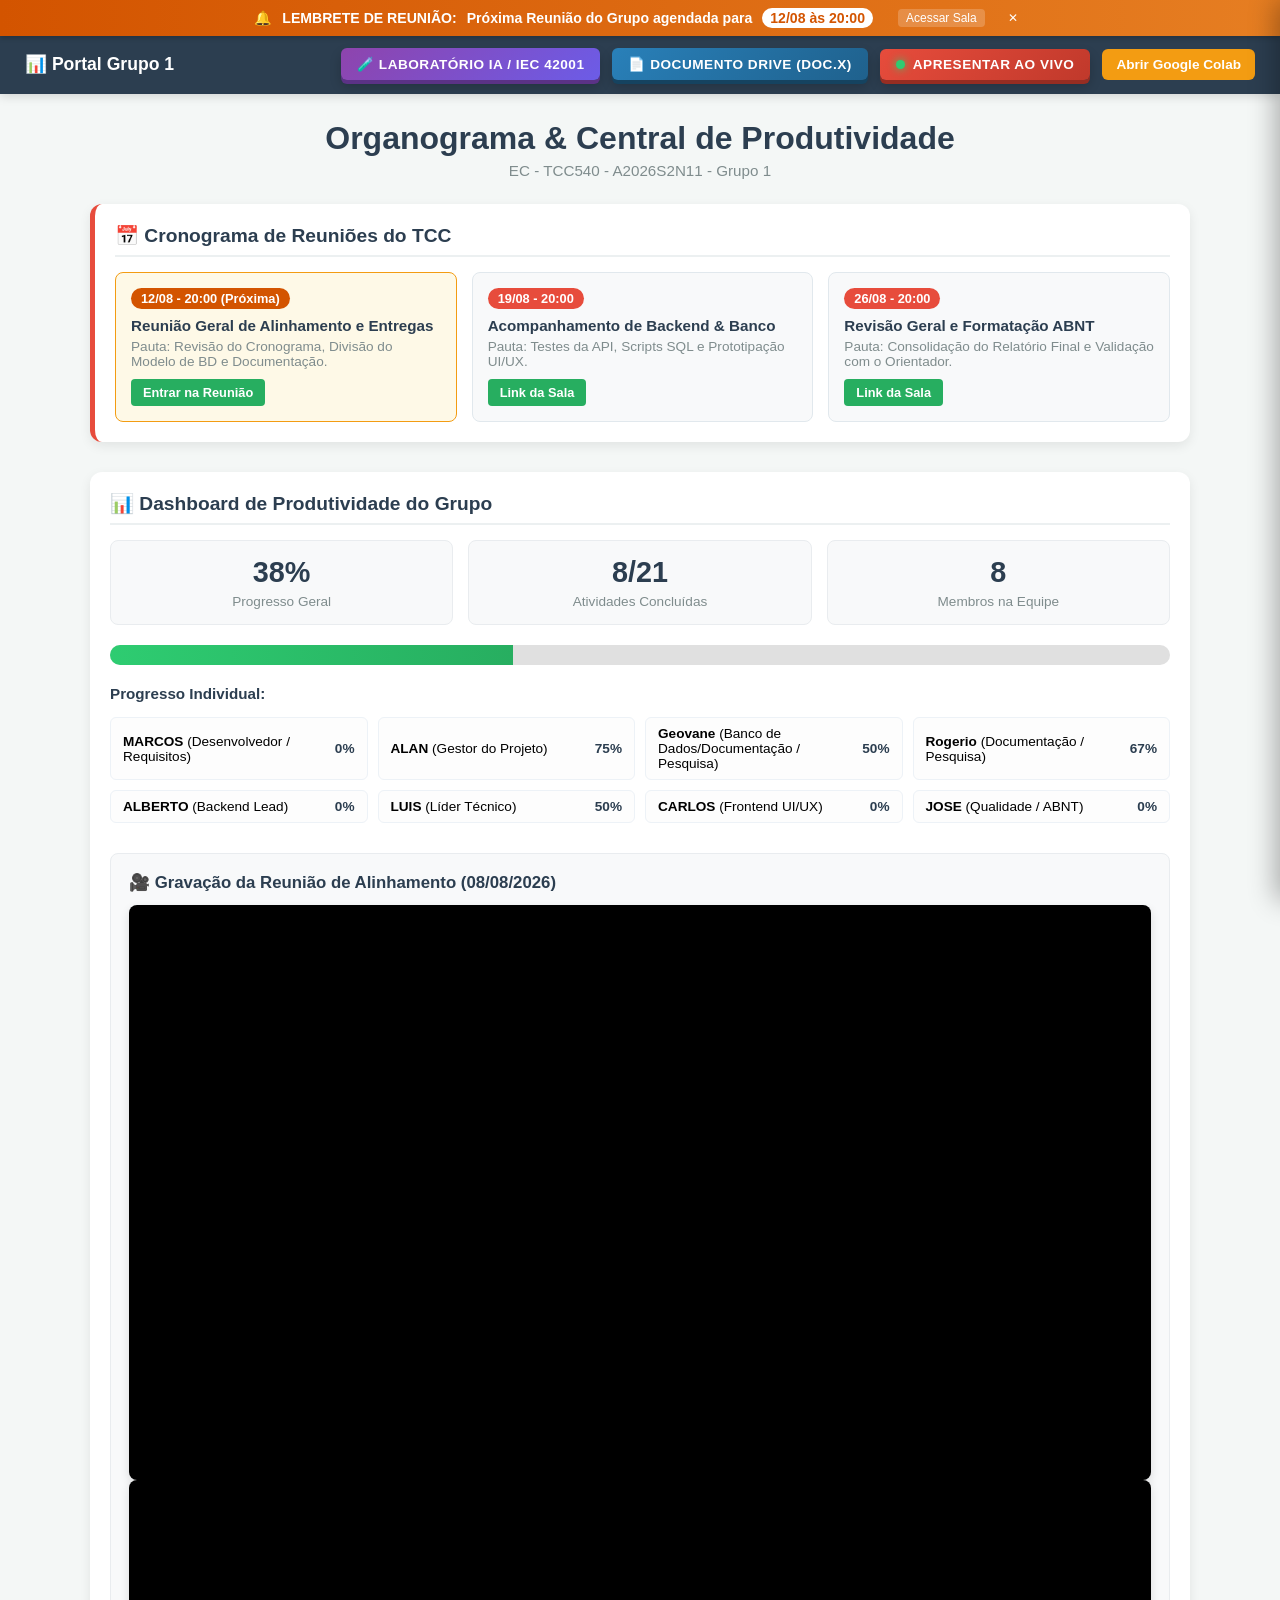
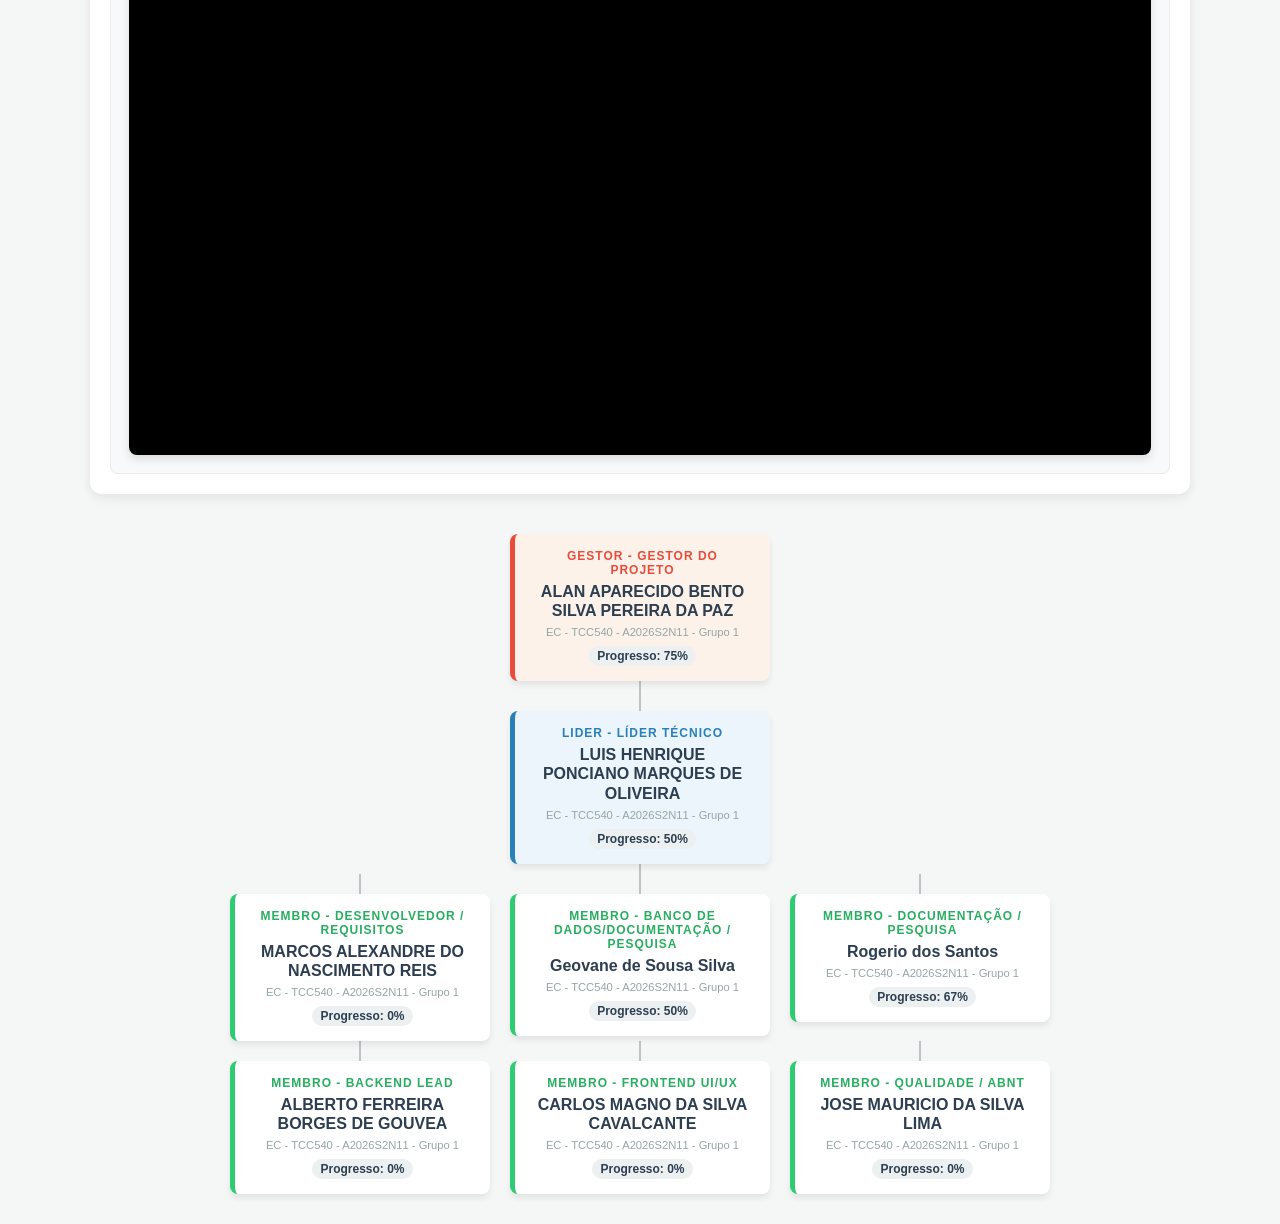
<file: AIMS_NEXUS_ERP/home/TCC540A2026S2N11GRUPO1/mysite/static/dashboard_produtividade.html>
<!DOCTYPE html>
<html lang="pt-BR">
<head>
    <meta charset="UTF-8">
    <meta name="viewport" content="width=device-width, initial-scale=1.0">
    <title>Organograma e Produtividade - Grupo 1</title>

    <!-- Favicon de Reunião/Call (Video Icon) -->
    <link rel="icon" type="image/svg+xml" href="data:image/svg+xml,<svg xmlns='http://www.w3.org/2000/svg' viewBox='0 0 24 24' fill='%23e74c3c'><path d='M17 10.5V7c0-.55-.45-1-1-1H4c-.55 0-1 .45-1 1v10c0 .55.45 1 1 1h12c.55 0 1-.45 1-1v-3.5l4 4v-11l-4 4z'/></svg>">

    <style>
        * {
            box-sizing: border-box;
            margin: 0;
            padding: 0;
            font-family: 'Segoe UI', Tahoma, Geneva, Verdana, sans-serif;
        }

        body {
            background-color: #f4f7f6;
            display: flex;
            flex-direction: column;
            align-items: center;
            padding: 120px 20px 30px 20px;
            min-height: 100vh;
            position: relative;
        }

        /* Banner de Alerta Fixo Topo */
        .alert-banner {
            position: fixed;
            top: 0;
            left: 0;
            width: 100%;
            background: linear-gradient(90deg, #d35400, #e67e22);
            color: #ffffff;
            text-align: center;
            padding: 8px 15px;
            font-size: 0.88rem;
            font-weight: 600;
            z-index: 1001;
            display: flex;
            justify-content: center;
            align-items: center;
            gap: 10px;
            box-shadow: 0 2px 5px rgba(0,0,0,0.2);
        }

        .alert-banner span.badge-date {
            background-color: #ffffff;
            color: #d35400;
            padding: 2px 8px;
            border-radius: 12px;
            font-weight: bold;
        }

        .alert-banner button {
            background: rgba(255,255,255,0.2);
            border: none;
            color: white;
            padding: 2px 8px;
            border-radius: 4px;
            cursor: pointer;
            margin-left: 15px;
            font-size: 0.75rem;
        }

        /* Menu no Topo (Header / Nav) */
        .top-nav {
            position: fixed;
            top: 34px;
            left: 0;
            width: 100%;
            height: 60px;
            background-color: #2c3e50;
            display: flex;
            justify-content: space-between;
            align-items: center;
            padding: 0 25px;
            box-shadow: 0 2px 10px rgba(0,0,0,0.15);
            z-index: 1000;
        }

        .nav-brand {
            color: #ffffff;
            font-size: 1.1rem;
            font-weight: 600;
            display: flex;
            align-items: center;
            gap: 10px;
        }

        .nav-menu {
            display: flex;
            align-items: center;
            gap: 12px;
        }

        /* Botão 3D "Acessar Laboratório IA/IEC 42001" */
        .btn-lab-3d {
            background: linear-gradient(135deg, #8e44ad, #6c5ce7);
            color: #ffffff;
            font-weight: 700;
            font-size: 0.85rem;
            padding: 8px 16px;
            border: none;
            border-radius: 6px;
            cursor: pointer;
            display: flex;
            align-items: center;
            gap: 8px;
            box-shadow: 0 4px 0 #5b3286, 0 6px 12px rgba(0, 0, 0, 0.2);
            transition: all 0.1s ease;
            text-transform: uppercase;
            letter-spacing: 0.5px;
        }

        .btn-lab-3d:hover {
            background: linear-gradient(135deg, #a29bfe, #8e44ad);
            transform: translateY(-2px);
            box-shadow: 0 6px 0 #5b3286, 0 8px 15px rgba(0, 0, 0, 0.25);
        }

        .btn-lab-3d:active {
            transform: translateY(3px);
            box-shadow: 0 1px 0 #5b3286, 0 2px 4px rgba(0, 0, 0, 0.2);
        }

        /* Botão 3D "Apresentar ao Vivo" */
        .btn-live-3d {
            background: linear-gradient(135deg, #e74c3c, #c0392b);
            color: #ffffff;
            font-weight: 700;
            font-size: 0.85rem;
            padding: 8px 16px;
            border: none;
            border-radius: 6px;
            cursor: pointer;
            display: flex;
            align-items: center;
            gap: 8px;
            box-shadow: 0 4px 0 #962d22, 0 6px 12px rgba(0, 0, 0, 0.2);
            transition: all 0.1s ease;
            text-transform: uppercase;
            letter-spacing: 0.5px;
        }

        .btn-live-3d:hover {
            background: linear-gradient(135deg, #ff5252, #d63031);
            transform: translateY(-2px);
            box-shadow: 0 6px 0 #962d22, 0 8px 15px rgba(0, 0, 0, 0.25);
        }

        .btn-live-3d:active {
            transform: translateY(3px);
            box-shadow: 0 1px 0 #962d22, 0 2px 4px rgba(0, 0, 0, 0.2);
        }

        /* Botão 3D "Documento Drive doc.x" */
        .btn-doc-3d {
            background: linear-gradient(135deg, #2980b9, #1f618d);
            color: #ffffff;
            font-weight: 700;
            font-size: 0.85rem;
            padding: 8px 16px;
            border: none;
            border-radius: 6px;
            cursor: pointer;
            display: flex;
            align-items: center;
            gap: 8px;
            box-shadow: 0 4px 0 #154360, 0 6px 12px rgba(0, 0, 0, 0.2);
            transition: all 0.1s ease;
            text-transform: uppercase;
            letter-spacing: 0.5px;
        }

        .btn-doc-3d:hover {
            background: linear-gradient(135deg, #3498db, #2980b9);
            transform: translateY(-2px);
            box-shadow: 0 6px 0 #154360, 0 8px 15px rgba(0, 0, 0, 0.25);
        }

        .btn-doc-3d:active {
            transform: translateY(3px);
            box-shadow: 0 1px 0 #154360, 0 2px 4px rgba(0, 0, 0, 0.2);
        }

        .btn-colab {
            background: #f39c12;
            color: white;
            border: none;
            padding: 8px 14px;
            border-radius: 6px;
            font-weight: bold;
            cursor: pointer;
            font-size: 0.85rem;
        }

        .btn-colab:hover {
            background: #e67e22;
        }

        .live-dot {
            width: 9px;
            height: 9px;
            background-color: #2ecc71;
            border-radius: 50%;
            box-shadow: 0 0 8px #2ecc71;
            animation: pulse 1.5s infinite;
        }

        @keyframes pulse {
            0% { transform: scale(0.95); opacity: 0.8; }
            50% { transform: scale(1.2); opacity: 1; }
            100% { transform: scale(0.95); opacity: 0.8; }
        }

        /* --- ESTILOS DO MODAL / IFRAME MODO BOLHA (FULLSCREEN) --- */
        .bubble-overlay {
            position: fixed;
            top: 0;
            left: 0;
            width: 100vw;
            height: 100vh;
            background: rgba(0, 0, 0, 0.7);
            backdrop-filter: blur(8px);
            z-index: 4000;
            opacity: 0;
            visibility: hidden;
            transition: opacity 0.5s ease, visibility 0.5s ease;
            display: flex;
            justify-content: center;
            align-items: center;
        }

        .bubble-overlay.active {
            opacity: 1;
            visibility: visible;
        }

        .bubble-modal {
            width: 100vw;
            height: 100vh;
            background: #ffffff;
            border-radius: 50%;
            transform: scale(0.01);
            opacity: 0;
            transition: transform 0.8s cubic-bezier(0.19, 1, 0.22, 1), border-radius 0.8s cubic-bezier(0.19, 1, 0.22, 1), opacity 0.4s ease;
            display: flex;
            flex-direction: column;
            overflow: hidden;
            box-shadow: 0 0 50px rgba(142, 68, 173, 0.5);
        }

        .bubble-overlay.active .bubble-modal {
            transform: scale(1);
            border-radius: 0%;
            opacity: 1;
        }

        .bubble-header {
            background: linear-gradient(90deg, #2c3e50, #8e44ad);
            color: #ffffff;
            padding: 12px 25px;
            display: flex;
            justify-content: space-between;
            align-items: center;
            box-shadow: 0 2px 10px rgba(0,0,0,0.2);
            z-index: 10;
        }

        .bubble-header h3 {
            font-size: 1.1rem;
            display: flex;
            align-items: center;
            gap: 10px;
        }

        .bubble-header-actions {
            display: flex;
            align-items: center;
            gap: 12px;
        }

        .bubble-close-btn {
            background: #e74c3c;
            color: white;
            border: none;
            width: 32px;
            height: 32px;
            border-radius: 50%;
            cursor: pointer;
            font-weight: bold;
            font-size: 1.1rem;
            display: flex;
            align-items: center;
            justify-content: center;
            transition: background 0.2s, transform 0.2s;
        }

        .bubble-close-btn:hover {
            background: #c0392b;
            transform: scale(1.1);
        }

        .bubble-body {
            flex: 1;
            width: 100%;
            height: calc(100% - 56px);
            background: #000000;
        }

        .bubble-body iframe {
            width: 100%;
            height: 100%;
            border: none;
        }

        /* Painel Iframe Deslizante (Gaveta Lateral da Direita para Esquerda) */
        .drawer-overlay {
            position: fixed;
            top: 0;
            left: 0;
            width: 100vw;
            height: 100vh;
            background: rgba(0, 0, 0, 0.5);
            backdrop-filter: blur(2px);
            z-index: 3000;
            opacity: 0;
            visibility: hidden;
            transition: opacity 0.3s ease, visibility 0.3s ease;
        }

        .drawer-overlay.active {
            opacity: 1;
            visibility: visible;
        }

        .drawer-panel {
            position: fixed;
            top: 0;
            right: -800px;
            width: 800px;
            max-width: 90vw;
            height: 100vh;
            background: #ffffff;
            box-shadow: -5px 0 25px rgba(0,0,0,0.3);
            z-index: 3001;
            transition: right 0.4s cubic-bezier(0.25, 1, 0.5, 1);
            display: flex;
            flex-direction: column;
        }

        .drawer-panel.active {
            right: 0;
        }

        .drawer-header {
            background-color: #2c3e50;
            color: #ffffff;
            padding: 15px 20px;
            display: flex;
            justify-content: space-between;
            align-items: center;
            border-bottom: 2px solid #34495e;
        }

        .drawer-header h3 {
            font-size: 1.1rem;
            display: flex;
            align-items: center;
            gap: 8px;
        }

        .drawer-close-btn {
            background: #e74c3c;
            color: white;
            border: none;
            width: 32px;
            height: 32px;
            border-radius: 50%;
            cursor: pointer;
            font-weight: bold;
            font-size: 1.1rem;
            display: flex;
            align-items: center;
            justify-content: center;
            transition: background 0.2s;
        }

        .drawer-close-btn:hover {
            background: #c0392b;
        }

        .drawer-body {
            flex: 1;
            width: 100%;
            height: calc(100% - 60px);
            position: relative;
            background: #f8f9fa;
        }

        .drawer-body iframe {
            width: 100%;
            height: 100%;
            border: none;
        }

        /* Estilos Gerais da Página */
        h1 {
            color: #2c3e50;
            margin-bottom: 5px;
            text-align: center;
        }

        .subtitle {
            color: #7f8c8d;
            margin-bottom: 25px;
            text-align: center;
            font-size: 0.95rem;
        }

        /* Seção do Cronograma de Reuniões */
        .schedule-container {
            background: #ffffff;
            border-radius: 12px;
            padding: 20px;
            width: 100%;
            max-width: 1100px;
            box-shadow: 0 4px 12px rgba(0,0,0,0.08);
            margin-bottom: 30px;
            border-left: 5px solid #e74c3c;
        }

        .schedule-container h2 {
            color: #2c3e50;
            font-size: 1.2rem;
            margin-bottom: 15px;
            display: flex;
            align-items: center;
            gap: 10px;
            border-bottom: 2px solid #ecf0f1;
            padding-bottom: 8px;
        }

        .meetings-grid {
            display: grid;
            grid-template-columns: repeat(auto-fit, minmax(280px, 1fr));
            gap: 15px;
        }

        .meeting-card {
            background: #f8f9fa;
            border: 1px solid #e1e8ed;
            border-radius: 8px;
            padding: 15px;
            position: relative;
            transition: transform 0.2s;
        }

        .meeting-card:hover {
            transform: translateY(-2px);
            box-shadow: 0 4px 8px rgba(0,0,0,0.05);
        }

        .meeting-card.highlight {
            background: #fef9e7;
            border-color: #f39c12;
        }

        .meeting-date {
            display: inline-block;
            background: #e74c3c;
            color: white;
            padding: 3px 10px;
            border-radius: 12px;
            font-size: 0.8rem;
            font-weight: bold;
            margin-bottom: 8px;
        }

        .meeting-card.highlight .meeting-date {
            background: #d35400;
        }

        .meeting-title {
            font-weight: 700;
            color: #2c3e50;
            font-size: 0.95rem;
            margin-bottom: 5px;
        }

        .meeting-info {
            font-size: 0.85rem;
            color: #7f8c8d;
            margin-bottom: 10px;
        }

        .meeting-btn {
            display: inline-block;
            padding: 6px 12px;
            background: #27ae60;
            color: white;
            text-decoration: none;
            border-radius: 4px;
            font-size: 0.8rem;
            font-weight: bold;
        }

        .meeting-btn:hover {
            background: #219150;
        }

        /* Dashboard Styles */
        .dashboard {
            background: #ffffff;
            border-radius: 12px;
            padding: 20px;
            width: 100%;
            max-width: 1100px;
            box-shadow: 0 4px 12px rgba(0,0,0,0.08);
            margin-bottom: 40px;
        }

        .dashboard h2 {
            color: #2c3e50;
            font-size: 1.2rem;
            margin-bottom: 15px;
            border-bottom: 2px solid #ecf0f1;
            padding-bottom: 8px;
        }

        .metrics-grid {
            display: grid;
            grid-template-columns: repeat(auto-fit, minmax(200px, 1fr));
            gap: 15px;
            margin-bottom: 20px;
        }

        .metric-card {
            background: #f8f9fa;
            border-radius: 8px;
            padding: 15px;
            text-align: center;
            border: 1px solid #e9ecef;
        }

        .metric-card .value {
            font-size: 1.8rem;
            font-weight: bold;
            color: #2c3e50;
        }

        .metric-card .label {
            font-size: 0.85rem;
            color: #7f8c8d;
            margin-top: 5px;
        }

        .progress-bar-container {
            width: 100%;
            background-color: #e0e0e0;
            border-radius: 10px;
            height: 20px;
            overflow: hidden;
            margin-top: 10px;
        }

        .progress-bar {
            height: 100%;
            background: linear-gradient(90deg, #2ecc71, #27ae60);
            width: 0%;
            transition: width 0.4s ease;
        }

        .members-progress-list {
            display: grid;
            grid-template-columns: repeat(auto-fit, minmax(220px, 1fr));
            gap: 10px;
            margin-top: 15px;
        }

        .member-progress-item {
            font-size: 0.85rem;
            background: #fdfdfd;
            padding: 8px 12px;
            border-radius: 6px;
            border: 1px solid #edf2f7;
            display: flex;
            justify-content: space-between;
            align-items: center;
        }

        /* Seção de Vídeo Incorporado no Dashboard */
        .dashboard-video-section {
            margin-top: 30px;
            background: #f8f9fa;
            border-radius: 8px;
            padding: 18px;
            border: 1px solid #e9ecef;
        }

        .dashboard-video-section h3 {
            font-size: 1.05rem;
            color: #2c3e50;
            margin-bottom: 12px;
            display: flex;
            align-items: center;
            gap: 8px;
        }

        .video-wrapper {
            position: relative;
            padding-bottom: 56.25%;
            height: 0;
            overflow: hidden;
            border-radius: 8px;
            box-shadow: 0 4px 10px rgba(0,0,0,0.12);
            background: #000;
        }

        .video-wrapper iframe {
            position: absolute;
            top: 0;
            left: 0;
            width: 100%;
            height: 100%;
            border: 0;
        }

        /* Organograma Styles */
        .org-chart {
            display: flex;
            flex-direction: column;
            align-items: center;
            width: 100%;
            max-width: 1200px;
        }

        .node {
            display: flex;
            flex-direction: column;
            align-items: center;
            position: relative;
        }

        .card {
            background: #ffffff;
            border-radius: 8px;
            padding: 15px 20px;
            box-shadow: 0 4px 6px rgba(0, 0, 0, 0.08);
            border-left: 5px solid #bdc3c7;
            text-align: center;
            min-width: 230px;
            max-width: 260px;
            z-index: 2;
            cursor: pointer;
            transition: transform 0.2s, box-shadow 0.2s;
            position: relative;
        }

        .card:hover {
            transform: translateY(-4px);
            box-shadow: 0 8px 16px rgba(0, 0, 0, 0.12);
        }

        .card .role {
            font-size: 0.75rem;
            font-weight: 700;
            text-transform: uppercase;
            letter-spacing: 1px;
            margin-bottom: 5px;
        }

        .card .name {
            font-weight: 600;
            color: #2c3e50;
            font-size: 1rem;
            line-height: 1.2;
        }

        .card .group {
            font-size: 0.7rem;
            color: #95a5a6;
            margin-top: 6px;
        }

        .card .badge {
            margin-top: 8px;
            display: inline-block;
            background-color: #ecf0f1;
            color: #2c3e50;
            font-size: 0.75rem;
            padding: 3px 8px;
            border-radius: 12px;
            font-weight: bold;
        }

        /* Níveis */
        .card.gestor { border-left-color: #e74c3c; background: #fdf2e9; }
        .card.gestor .role { color: #e74c3c; }

        .card.lider { border-left-color: #2980b9; background: #ebf5fb; }
        .card.lider .role { color: #2980b9; }

        .card.membro { border-left-color: #2ecc71; }
        .card.membro .role { color: #27ae60; }

        /* Conectores */
        .line-v { width: 2px; background-color: #bdc3c7; height: 30px; }
        .children-container { display: flex; justify-content: center; position: relative; padding-top: 20px; }
        .children-container::before { content: ''; position: absolute; top: 0; left: 0; right: 0; height: 2px; background-color: #bdc3c7; }
        .children-container > .node:first-child::before { content: ''; position: absolute; top: -20px; left: 0; width: 50%; height: 2px; background-color: #f4f7f6; }
        .children-container > .node:last-child::before { content: ''; position: absolute; top: -20px; right: 0; width: 50%; height: 2px; background-color: #f4f7f6; }

        .grid-membros { display: flex; flex-wrap: wrap; gap: 20px; justify-content: center; max-width: 1000px; }
        .grid-membros .node::before { content: ''; position: absolute; top: -20px; height: 20px; width: 2px; background-color: #bdc3c7; }

        /* Modal Styles */
        .modal-overlay {
            position: fixed;
            top: 0; left: 0; width: 100%; height: 100%;
            background: rgba(0, 0, 0, 0.5);
            display: none;
            justify-content: center;
            align-items: center;
            z-index: 2000;
        }

        .modal {
            background: white;
            padding: 25px;
            border-radius: 10px;
            width: 90%;
            max-width: 450px;
            box-shadow: 0 10px 25px rgba(0,0,0,0.2);
        }

        .modal h3 { margin-bottom: 15px; color: #2c3e50; }
        .modal input[type="password"] {
            width: 100%; padding: 10px; margin: 10px 0 15px 0;
            border: 1px solid #ccc; border-radius: 5px;
        }

        .modal-buttons { display: flex; justify-content: flex-end; gap: 10px; margin-top: 15px; }
        .btn { padding: 8px 15px; border: none; border-radius: 5px; cursor: pointer; font-weight: bold; }
        .btn-primary { background: #3498db; color: white; }
        .btn-secondary { background: #95a5a6; color: white; }

        .task-list { list-style: none; margin: 15px 0; text-align: left; }
        .task-item { margin-bottom: 10px; display: flex; align-items: center; gap: 10px; font-size: 0.95rem; }
        .task-item.done span { text-decoration: line-through; color: #888; }
    </style>
</head>
<body>

    <!-- Banner de Alerta Fixo de Reunião Próxima -->
    <div class="alert-banner" id="alertBanner">
        🔔 <strong>LEMBRETE DE REUNIÃO:</strong> Próxima Reunião do Grupo agendada para <span class="badge-date">12/08 às 20:00</span>
        <button onclick="openLiveWindow()">Acessar Sala</button>
        <button onclick="closeBanner()" style="background:transparent; margin-left:5px;">✕</button>
    </div>

    <!-- Menu no Topo -->
    <nav class="top-nav">
        <div class="nav-brand">
            📊 Portal Grupo 1
        </div>
        <div class="nav-menu">
            <!-- Botão 3D para Acessar Laboratório IA/IEC 42001 (Modo Bolha Fullscreen) -->
            <button class="btn-lab-3d" onclick="toggleLabBubble()">
                🧪 Laboratório IA / IEC 42001
            </button>

            <!-- Botão 3D para Abrir Iframe do Drive (Gaveta Lateral) -->
            <button class="btn-doc-3d" onclick="toggleDriveDrawer()">
                📄 Documento Drive (doc.x)
            </button>

            <!-- Botão 3D para Abrir Janela Extra (50% da Tela) -->
            <button class="btn-live-3d" onclick="openLiveWindow()">
                <span class="live-dot"></span>
                Apresentar ao Vivo
            </button>

            <button class="btn-colab" onclick="abrirJanelaMetade()">Abrir Google Colab</button>
        </div>
    </nav>

    <h1>Organograma & Central de Produtividade</h1>
    <div class="subtitle" id="grupo-title">EC - TCC540 - A2026S2N11 - Grupo 1</div>

    <!-- Seção de Cronograma e Agenda de Reuniões -->
    <div class="schedule-container">
        <h2>📅 Cronograma de Reuniões do TCC</h2>
        <div class="meetings-grid">
            <div class="meeting-card highlight">
                <span class="meeting-date">12/08 - 20:00 (Próxima)</span>
                <div class="meeting-title">Reunião Geral de Alinhamento e Entregas</div>
                <div class="meeting-info">Pauta: Revisão do Cronograma, Divisão do Modelo de BD e Documentação.</div>
                <a href="#" class="meeting-btn" onclick="openLiveWindow(); return false;">Entrar na Reunião</a>
            </div>

            <div class="meeting-card">
                <span class="meeting-date">19/08 - 20:00</span>
                <div class="meeting-title">Acompanhamento de Backend & Banco</div>
                <div class="meeting-info">Pauta: Testes da API, Scripts SQL e Prototipação UI/UX.</div>
                <a href="#" class="meeting-btn" onclick="openLiveWindow(); return false;">Link da Sala</a>
            </div>

            <div class="meeting-card">
                <span class="meeting-date">26/08 - 20:00</span>
                <div class="meeting-title">Revisão Geral e Formatação ABNT</div>
                <div class="meeting-info">Pauta: Consolidação do Relatório Final e Validação com o Orientador.</div>
                <a href="#" class="meeting-btn" onclick="openLiveWindow(); return false;">Link da Sala</a>
            </div>
        </div>
    </div>

    <!-- Dashboard de Produtividade -->
    <div class="dashboard">
        <h2>📊 Dashboard de Produtividade do Grupo</h2>
        <div class="metrics-grid">
            <div class="metric-card">
                <div class="value" id="overall-progress-text">0%</div>
                <div class="label">Progresso Geral</div>
            </div>
            <div class="metric-card">
                <div class="value" id="completed-tasks-text">0/0</div>
                <div class="label">Atividades Concluídas</div>
            </div>
            <div class="metric-card">
                <div class="value" id="active-members-text">0</div>
                <div class="label">Membros na Equipe</div>
            </div>
        </div>
        <div class="progress-bar-container">
            <div class="progress-bar" id="overall-progress-bar"></div>
        </div>

        <h3 style="font-size: 0.95rem; margin-top: 20px; color: #2c3e50;">Progresso Individual:</h3>
        <div class="members-progress-list" id="members-progress-list"></div>

        <!-- Seção do Iframe da Gravação da Reunião de Alinhamento -->
        <div class="dashboard-video-section">
            <h3>🎥 Gravação da Reunião de Alinhamento (08/08/2026)</h3>
            <div class="video-wrapper">
                <iframe
                    src="https://www.youtube.com/embed/G3GX3gWTHYg"
                    title="Reunião Alinhamento Gravação - 08/08/2026"
                    allow="accelerometer; autoplay; clipboard-write; encrypted-media; gyroscope; picture-in-picture; web-share"
                    allowfullscreen>
                </iframe>
            </div>
            <div class="video-wrapper">
            <iframe width="560" height="315" src="https://www.youtube.com/embed/XUCa5dbCzKo?si=1GeJSrWqQXBX92yw" title="YouTube video player" frameborder="0" allow="accelerometer; autoplay; clipboard-write; encrypted-media; gyroscope; picture-in-picture; web-share" referrerpolicy="strict-origin-when-cross-origin" allowfullscreen></iframe>
            </div>
        </div>

        </div>
    </div>

    <!-- Organograma -->
    <div class="org-chart" id="orgChart"></div>

    <!-- Modal de Autenticação / Atividades -->
    <div class="modal-overlay" id="modalOverlay">
        <div class="modal" id="modalContent"></div>
    </div>

    <!-- Modal Fullscreen de Expansão Estilo Bolha (Laboratório IA / IEC 42001) -->
    <div class="bubble-overlay" id="labBubbleOverlay">
        <div class="bubble-modal" id="labBubbleModal">
            <div class="bubble-header">
                <h3>🧪 Laboratório IA / IEC 42001 - Modo Fullscreen</h3>
                <div class="bubble-header-actions">
                    <button class="bubble-close-btn" onclick="toggleLabBubble()" title="Fechar Tela Cheia">✕</button>
                </div>
            </div>
            <div class="bubble-body">
                <iframe id="labIframe" src="" title="Laboratório IA/IEC 42001"></iframe>
            </div>
        </div>
    </div>

    <!-- Painel Lateral Deslizante com o Iframe do Google Drive -->
    <div class="drawer-overlay" id="drawerOverlay" onclick="toggleDriveDrawer()"></div>
    <div class="drawer-panel" id="drawerPanel">
        <div class="drawer-header">
            <h3>📄 Documento Google Drive (doc.x)</h3>
            <button class="drawer-close-btn" onclick="toggleDriveDrawer()">✕</button>
        </div>
        <div class="drawer-body">
            <iframe id="driveIframe" src="https://docs.google.com/document/d/1ZSqsZuXxtYN99j62EaKoEzJT7MDMlxPx/edit?usp=sharing&ouid=111857044968028121808&rtpof=true&sd=true" title="Google Drive Document"></iframe>
        </div>
    </div>

    <script>
        const meetUrl = "https://meet.no42.org/join/tcc540a2026s2n11grupo1";
        const labIaUrl = "https://tcc540a2026s2n11grupo1.pythonanywhere.com/static/lab.html";

        /* Abrir/Fechar Modal Estilo Bolha em Tela Cheia para o Laboratório IA */
        function toggleLabBubble() {
            const overlay = document.getElementById('labBubbleOverlay');
            const iframe = document.getElementById('labIframe');

            if (!overlay.classList.contains('active')) {
                if (!iframe.src || iframe.src === "about:blank" || iframe.src !== labIaUrl) {
                    iframe.src = labIaUrl;
                }
                overlay.classList.add('active');
            } else {
                overlay.classList.remove('active');
            }
        }

        /* Abrir Janela do Colab */
        function abrirJanelaMetade() {
            const url = "https://colab.research.google.com/drive/1BkJCB0uO75wFMCfvZ_Rrvxm8xJEYEvwn?usp=sharing";
            const largura = window.screen.width * 0.5;
            const altura = window.screen.height * 0.5;
            const esquerda = (window.screen.width - largura) / 2;
            const topo = (window.screen.height - altura) / 2;

            window.open(
                url,
                'ColabJanela',
                `width=${largura},height=${altura},top=${topo},left=${esquerda},resizable=yes,scrollbars=yes`
            );
        }

        /* Notificação Automática ao carregar a página */
        window.addEventListener('DOMContentLoaded', () => {
            setTimeout(() => {
                alert("📢 ATENÇÃO GRUPO 1:\n\nPróxima Reunião Agendada para o dia 12/08 às 20:00!\n\nPauta: Alinhamento geral das entregas e documentação.");
            }, 600);

            renderDashboardAndOrg();
        });

        /* Fechar Banner de Alerta */
        function closeBanner() {
            document.getElementById('alertBanner').style.display = 'none';
            document.querySelector('.top-nav').style.top = '0';
            document.body.style.paddingTop = '90px';
        }

        /* Abrir/Fechar Gaveta do Iframe Deslizante (Direita -> Esquerda) */
        function toggleDriveDrawer() {
            const overlay = document.getElementById('drawerOverlay');
            const panel = document.getElementById('drawerPanel');

            overlay.classList.toggle('active');
            panel.classList.toggle('active');
        }

        /* Função para abrir a janela extra de Apresentação ao Vivo (50% da Tela) */
        function openLiveWindow() {
            const width = Math.round(window.screen.width * 0.5);
            const height = Math.round(window.screen.height * 0.5);

            const left = Math.round((window.screen.width - width) / 2);
            const top = Math.round((window.screen.height - height) / 2);

            const windowFeatures = `width=${width},height=${height},top=${top},left=${left},resizable=yes,scrollbars=yes,status=yes`;

            window.open(meetUrl, "ApresentarAoVivo", windowFeatures);
        }

        // Dados Estruturados do Grupo
        const teamData = [
            {
                id: 1, nome: "MARCOS", sobrenome: "ALEXANDRE DO NASCIMENTO REIS", grupos: "EC - TCC540 - A2026S2N11 - Grupo 1",
                role: "Membro", cargo: "Desenvolvedor / Requisitos",
                senha: "marcos",
                tasks: [
                    { id: "m1", title: "Levantamento de Requisitos do Sistema", done: false },
                    { id: "m2", title: "Diagrama de Casos de Uso", done: false }
                ]
            },
            {
                id: 2, nome: "ALAN", sobrenome: "APARECIDO BENTO SILVA PEREIRA DA PAZ", grupos: "EC - TCC540 - A2026S2N11 - Grupo 1",
                role: "Gestor", cargo: "Gestor do Projeto",
                senha: "alan",
                tasks: [
                    { id: "a1", title: "Planejamento Estratégico e Cronograma", done: true },
                    { id: "m1", title: "Levantamento de Requisitos do Sistema", done: true },
                    { id: "m2", title: "Diagrama de Casos de Uso", done: true },
                    { id: "a2", title: "Gestão e Aprovação da Documentação TCC", done: false }
                ]
            },
            {
                id: 3, nome: "Geovane", sobrenome: "de Sousa Silva", grupos: "EC - TCC540 - A2026S2N11 - Grupo 1",
                role: "Membro", cargo: "Banco de Dados/Documentação / Pesquisa",
                senha: "geovane",
                tasks: [
                    { id: "g1", title: "Modelagem do Banco de Dados", done: false },
                    { id: "g1", title: "Reuniao de alinhamento", done: true },
                    { id: "r1", title: "Pesquisa Bibliográfica do Referencial Teórico", done: true },
                    { id: "g2", title: "Scripts SQL de Criação de Tabelas", done: false }
                ]
            },
            {
                id: 4, nome: "Rogerio", sobrenome: "dos Santos", grupos: "EC - TCC540 - A2026S2N11 - Grupo 1",
                role: "Membro", cargo: "Documentação / Pesquisa",
                senha: "rogerio",
                tasks: [
                    { id: "r1", title: "Pesquisa Bibliográfica do Referencial Teórico", done: true },
                    { id: "g1", title: "Reuniao de alinhamento", done: true },
                    { id: "r2", title: "Revisão Textual da Introdução", done: false }
                ]
            },
            {
                id: 5, nome: "ALBERTO", sobrenome: "FERREIRA BORGES DE GOUVEA", grupos: "EC - TCC540 - A2026S2N11 - Grupo 1",
                role: "Membro", cargo: "Backend Lead",
                senha: "alberto",
                tasks: [
                    { id: "ab1", title: "Desenvolvimento do Módulo Backend", done: false },
                    { id: "ab2", title: "Testes Unitários de API", done: false }
                ]
            },
            {
                id: 6, nome: "LUIS", sobrenome: "HENRIQUE PONCIANO MARQUES DE OLIVEIRA", grupos: "EC - TCC540 - A2026S2N11 - Grupo 1",
                role: "Lider", cargo: "Líder Técnico",
                senha: "luis",
                tasks: [
                    { id: "lh1", title: "Liderança Técnica e Distribuição de Tarefas", done: false },
                    { id: "lh2", title: "REQUISITOS DE AUDITORIA DE IA ISO/IEC 42001 ", done: true }
                ]
            },
            {
                id: 7, nome: "CARLOS", sobrenome: "MAGNO DA SILVA CAVALCANTE", grupos: "EC - TCC540 - A2026S2N11 - Grupo 1",
                role: "Membro", cargo: "Frontend UI/UX",
                senha: "carlos",
                tasks: [
                    { id: "c1", title: "Desenvolvimento da Interface (Frontend)", done: false },
                    { id: "c2", title: "Ajustes de Prototipação UI/UX", done: false }
                ]
            },
            {
                id: 8, nome: "JOSE", sobrenome: "MAURICIO DA SILVA LIMA", grupos: "EC - TCC540 - A2026S2N11 - Grupo 1",
                role: "Membro", cargo: "Qualidade / ABNT",
                senha: "jose",
                tasks: [
                    { id: "j1", title: "Elaboração das Considerações Finais", done: false },
                    { id: "j2", title: "Formatação nas Normas ABNT", done: false }
                ]
            }
        ];

        function calculateMemberProgress(person) {
            if (!person.tasks || person.tasks.length === 0) return 0;
            const completed = person.tasks.filter(t => t.done).length;
            return Math.round((completed / person.tasks.length) * 100);
        }

        function renderDashboardAndOrg() {
            let totalTasks = 0;
            let completedTasks = 0;

            const listContainer = document.getElementById('members-progress-list');
            listContainer.innerHTML = '';

            teamData.forEach(person => {
                const pTasks = person.tasks.length;
                const pDone = person.tasks.filter(t => t.done).length;

                totalTasks += pTasks;
                completedTasks += pDone;

                const progress = calculateMemberProgress(person);

                const item = document.createElement('div');
                item.className = 'member-progress-item';
                item.innerHTML = `
                    <span><strong>${person.nome}</strong> (${person.cargo})</span>
                    <span style="font-weight:bold; color: ${progress === 100 ? '#27ae60' : '#2c3e50'};">${progress}%</span>
                `;
                listContainer.appendChild(item);
            });

            // Atualiza métricas do Dashboard
            const overallProgress = totalTasks > 0 ? Math.round((completedTasks / totalTasks) * 100) : 0;
            document.getElementById('overall-progress-text').innerText = `${overallProgress}%`;
            document.getElementById('completed-tasks-text').innerText = `${completedTasks}/${totalTasks}`;
            document.getElementById('active-members-text').innerText = teamData.length;
            document.getElementById('overall-progress-bar').style.width = `${overallProgress}%`;

            renderOrgChart();
        }

        function renderOrgChart() {
            const orgChart = document.getElementById('orgChart');
            orgChart.innerHTML = '';

            const gestor = teamData.find(m => m.role === 'Gestor');
            const lider = teamData.find(m => m.role === 'Lider');
            const membros = teamData.filter(m => m.role === 'Membro');

            // Nível 1 - Gestor
            const nodeGestor = createNodeHTML(gestor);
            orgChart.appendChild(nodeGestor);

            // Linha Vertical
            const line1 = document.createElement('div');
            line1.className = 'line-v';
            orgChart.appendChild(line1);

            // Nível 2 - Líder
            const nodeLider = createNodeHTML(lider);
            orgChart.appendChild(nodeLider);

            // Linha Vertical
            const line2 = document.createElement('div');
            line2.className = 'line-v';
            orgChart.appendChild(line2);

            // Nível 3 - Membros
            const gridMembros = document.createElement('div');
            gridMembros.className = 'grid-membros';

            membros.forEach(membro => {
                const nodeMembro = createNodeHTML(membro);
                gridMembros.appendChild(nodeMembro);
            });

            orgChart.appendChild(gridMembros);
        }

        function createNodeHTML(person) {
            const node = document.createElement('div');
            node.className = 'node';

            const roleClass = person.role.toLowerCase();
            const progress = calculateMemberProgress(person);

            node.innerHTML = `
                <div class="card ${roleClass}" onclick="openAuthModal(${person.id})">
                    <div class="role">${person.role} - ${person.cargo}</div>
                    <div class="name">${person.nome} ${person.sobrenome}</div>
                    <div class="group">${person.grupos}</div>
                    <div class="badge">Progresso: ${progress}%</div>
                </div>
            `;
            return node;
        }

        let selectedMember = null;

        function openAuthModal(id) {
            selectedMember = teamData.find(m => m.id === id);
            const modalContent = document.getElementById('modalContent');

            modalContent.innerHTML = `
                <h3>Acesso Restrito - ${selectedMember.nome}</h3>
                <p style="font-size: 0.9rem; color: #666; margin-bottom: 10px;">Informe sua senha para gerenciar suas atividades:</p>
                <input type="password" id="passInput" placeholder="Sua senha..." autofocus>
                <div class="modal-buttons">
                    <button class="btn btn-secondary" onclick="closeModal()">Cancelar</button>
                    <button class="btn btn-primary" onclick="verifyPassword()">Entrar</button>
                </div>
            `;

            document.getElementById('modalOverlay').style.display = 'flex';
        }

        function verifyPassword() {
            const input = document.getElementById('passInput').value;
            if (input === selectedMember.senha) {
                renderTasksModal();
            } else {
                alert("Senha incorreta!");
            }
        }

        function renderTasksModal() {
            const modalContent = document.getElementById('modalContent');
            const progress = calculateMemberProgress(selectedMember);

            let tasksHTML = selectedMember.tasks.map(t => `
                <li class="task-item ${t.done ? 'done' : ''}">
                    <input type="checkbox" id="task_${t.id}" ${t.done ? 'checked' : ''} onchange="toggleTask('${t.id}')">
                    <label for="task_${t.id}"><span>${t.title}</span></label>
                </li>
            `).join('');

            modalContent.innerHTML = `
                <h3>Gerenciar Atividades - ${selectedMember.nome}</h3>
                <p style="font-size:0.85rem; color:#7f8c8d;">Progresso Atual: <strong>${progress}%</strong></p>
                <ul class="task-list">
                    ${tasksHTML}
                </ul>
                <div class="modal-buttons">
                    <button class="btn btn-primary" onclick="closeModal()">Salvar & Fechar</button>
                </div>
            `;
        }

        function toggleTask(taskId) {
            const task = selectedMember.tasks.find(t => t.id === taskId);
            if (task) {
                task.done = !task.done;
                renderTasksModal();
                renderDashboardAndOrg();
            }
        }

        function closeModal() {
            document.getElementById('modalOverlay').style.display = 'none';
            selectedMember = null;
        }
    </script>
</body>
</html>
</file>
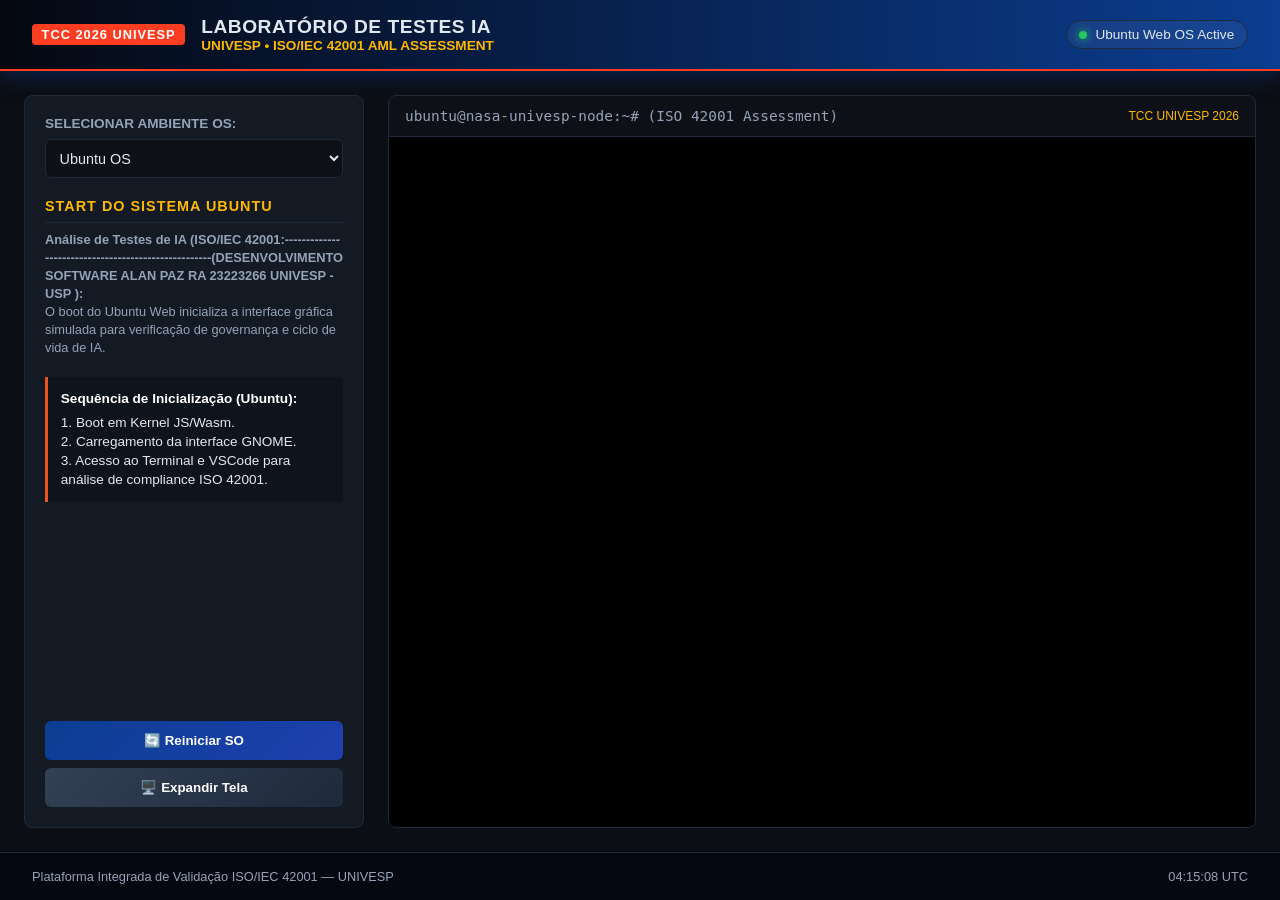
<file: AIMS_NEXUS_ERP/home/TCC540A2026S2N11GRUPO1/mysite/static/lab.html>
<!DOCTYPE html>
<html lang="pt-BR">
<head>
  <meta charset="UTF-8">
  <meta name="viewport" content="width=device-width, initial-scale=1.0">
  <title>NASA / UNIVESP - Ambiente de Testes ISO/IEC 42001 & IA</title>
  <style>
    :root {
      --bg-space: #0b0e14;
      --card-bg: #131a24;
      --nasa-red: #fc3d21;
      --nasa-blue: #0b3d91;
      --univesp-gold: #ffb800;
      --ubuntu-orange: #e95420;
      --text-main: #e2e8f0;
      --text-dim: #94a3b8;
      --border-color: #1e293b;
      --accent-glow: rgba(11, 61, 145, 0.5);
    }

    * {
      box-sizing: border-box;
      margin: 0;
      padding: 0;
      font-family: 'Segoe UI', -apple-system, BlinkMacSystemFont, Roboto, sans-serif;
    }

    body {
      background-color: var(--bg-space);
      color: var(--text-main);
      display: flex;
      flex-direction: column;
      min-height: 100vh;
      overflow-x: hidden;
    }

    /* Cabeçalho */
    header {
      background: linear-gradient(90deg, #050811 0%, var(--nasa-blue) 100%);
      border-bottom: 2px solid var(--nasa-red);
      padding: 1rem 2rem;
      display: flex;
      justify-content: space-between;
      align-items: center;
      box-shadow: 0 4px 20px var(--accent-glow);
    }

    .brand {
      display: flex;
      align-items: center;
      gap: 1rem;
    }

    .brand-tag {
      background-color: var(--nasa-red);
      color: #fff;
      font-weight: 800;
      padding: 0.2rem 0.6rem;
      border-radius: 4px;
      font-size: 0.8rem;
      letter-spacing: 1px;
    }

    .brand-title {
      font-size: 1.2rem;
      font-weight: 700;
      letter-spacing: 0.5px;
    }

    .brand-sub {
      color: var(--univesp-gold);
      font-size: 0.85rem;
      font-weight: 600;
    }

    .status-badge {
      display: flex;
      align-items: center;
      gap: 0.5rem;
      background: rgba(255, 255, 255, 0.05);
      padding: 0.4rem 0.8rem;
      border-radius: 20px;
      border: 1px solid var(--border-color);
      font-size: 0.85rem;
    }

    .status-dot {
      width: 8px;
      height: 8px;
      background-color: #22c55e;
      border-radius: 50%;
      box-shadow: 0 0 8px #22c55e;
    }

    /* Main Layout */
    main {
      display: grid;
      grid-template-columns: 340px 1fr;
      gap: 1.5rem;
      padding: 1.5rem;
      flex: 1;
    }

    /* Sidebar */
    .sidebar {
      background-color: var(--card-bg);
      border: 1px solid var(--border-color);
      border-radius: 8px;
      padding: 1.25rem;
      display: flex;
      flex-direction: column;
      gap: 1.25rem;
    }

    .section-title {
      font-size: 0.9rem;
      text-transform: uppercase;
      letter-spacing: 1px;
      color: var(--univesp-gold);
      border-bottom: 1px solid var(--border-color);
      padding-bottom: 0.5rem;
    }

    .select-box {
      display: flex;
      flex-direction: column;
      gap: 0.5rem;
    }

    .select-box label {
      font-size: 0.85rem;
      font-weight: 600;
      color: var(--text-dim);
    }

    select {
      background-color: #0d1117;
      color: var(--text-main);
      border: 1px solid var(--border-color);
      padding: 0.6rem;
      border-radius: 6px;
      font-size: 0.9rem;
      outline: none;
      cursor: pointer;
    }

    select:focus {
      border-color: var(--nasa-blue);
    }

    .info-card {
      background: rgba(0, 0, 0, 0.25);
      border-left: 3px solid var(--nasa-blue);
      padding: 0.8rem;
      border-radius: 0 4px 4px 0;
      font-size: 0.85rem;
      line-height: 1.4;
    }

    .info-card strong {
      color: #fff;
      display: block;
      margin-bottom: 0.25rem;
    }

    .btn-group {
      display: flex;
      flex-direction: column;
      gap: 0.5rem;
      margin-top: auto;
    }

    .btn-action {
      background: linear-gradient(135deg, var(--nasa-blue) 0%, #1e40af 100%);
      color: #fff;
      border: none;
      padding: 0.75rem 1rem;
      border-radius: 6px;
      font-weight: 600;
      cursor: pointer;
      transition: all 0.2s ease;
      display: flex;
      align-items: center;
      justify-content: center;
      gap: 0.5rem;
    }

    .btn-action:hover {
      transform: translateY(-2px);
      box-shadow: 0 4px 12px var(--accent-glow);
    }

    /* Area do Emulador */
    .emulator-wrapper {
      background-color: var(--card-bg);
      border: 1px solid var(--border-color);
      border-radius: 8px;
      display: flex;
      flex-direction: column;
      overflow: hidden;
    }

    .emulator-header {
      background-color: #0d1117;
      padding: 0.75rem 1rem;
      display: flex;
      justify-content: space-between;
      align-items: center;
      border-bottom: 1px solid var(--border-color);
    }

    .emulator-title {
      font-size: 0.9rem;
      color: var(--text-dim);
      font-family: monospace;
    }

    iframe {
      width: 100%;
      height: 100%;
      min-height: 600px;
      border: none;
      background-color: #000;
    }

    /* Rodapé */
    footer {
      background-color: #050811;
      border-top: 1px solid var(--border-color);
      padding: 1rem 2rem;
      display: flex;
      justify-content: space-between;
      align-items: center;
      font-size: 0.8rem;
      color: var(--text-dim);
    }

    @media (max-width: 900px) {
      main {
        grid-template-columns: 1fr;
      }
      iframe {
        min-height: 450px;
      }
    }
  </style>
</head>
<body>

  <!-- Cabeçalho NASA / UNIVESP -->
  <header>
    <div class="brand">
      <span class="brand-tag">TCC 2026 UNIVESP</span>
      <div>
        <div class="brand-title">LABORATÓRIO DE TESTES IA</div>
        <div class="brand-sub">UNIVESP • ISO/IEC 42001 AML ASSESSMENT</div>
      </div>
    </div>
    <div class="status-badge">
      <span class="status-dot"></span>
      <span id="active-system-tag">Ubuntu Web OS Active</span>
    </div>
  </header>

  <!-- Conteúdo Principal -->
  <main>
    <!-- Painel Lateral -->
    <aside class="sidebar">
      <div class="select-box">
        <label for="emulator-select">SELECIONAR AMBIENTE OS:</label>
        <select id="emulator-select" onchange="changeEmulator(this.value)">
          <option value="ubuntu">Ubuntu OS </option>
          <option value="jslinux">JSLinux Terminal</option>
        </select>
      </div>

      <div>
        <h3 class="section-title">Start do Sistema Ubuntu</h3>
        <p style="font-size: 0.8rem; color: var(--text-dim); margin-top: 0.5rem; line-height: 1.4;">
          <strong>Análise de Testes de IA (ISO/IEC 42001:----------------------------------------------------(DESENVOLVIMENTO SOFTWARE ALAN PAZ RA 23223266 UNIVESP -USP ):</strong><br>
          O boot do Ubuntu Web inicializa a interface gráfica simulada para verificação de governança e ciclo de vida de IA.
        </p>
      </div>

      <div class="info-card" id="info-card-dynamic" style="border-left-color: var(--ubuntu-orange);">
        <strong>Sequência de Inicialização (Ubuntu):</strong>
        <p style="margin-top: 0.3rem;">
          1. Boot em Kernel JS/Wasm.<br>
          2. Carregamento da interface GNOME.<br>
          3. Acesso ao Terminal e VSCode para análise de compliance ISO 42001.
        </p>
      </div>

      <div class="btn-group">
        <button class="btn-action" onclick="reloadEmulator()">
          <span>🔄 Reiniciar SO</span>
        </button>
        <button class="btn-action" style="background: linear-gradient(135deg, #334155 0%, #1e293b 100%);" onclick="toggleFullscreen()">
          <span>🖥️ Expandir Tela</span>
        </button>
      </div>
    </aside>

    <!-- Área do Emulador -->
    <section class="emulator-wrapper" id="emulator-container">
      <div class="emulator-header">
        <span class="emulator-title" id="emulator-label">ubuntu@nasa-univesp-node:~# (ISO 42001 Assessment)</span>
        <span style="font-size: 0.75rem; color: var(--univesp-gold);" id="emulator-url-display">TCC UNIVESP 2026</span>
      </div>
      <iframe id="main-iframe" src="https://vivek9patel.github.io/" title="Sistema Operacional Web"></iframe>
    </section>
  </main>

  <!-- Rodapé -->
  <footer>
    <span>Plataforma Integrada de Validação ISO/IEC 42001 — UNIVESP </span>
    <span id="clock">00:00:00 UTC</span>
  </footer>

  <!-- Scripts JavaScript -->
  <script>
    const emulators = {
      ubuntu: {
        url: " https://dustinbrett.com/",
        title: "ubuntu@nasa-univesp-node:~# (ISO 42001 Assessment)",
        displayUrl: "TCC 2026 UNIVESP",
        status: "Ubuntu Web OS Active",
        color: "#e95420",
        info: "<strong>Sequência de Inicialização (Ubuntu):</strong><br>1. Boot em Kernel JS/Wasm.<br>2. Carregamento do Desktop GNOME.<br>3. Execução de testes de mitigação de viés e transparência de IA."
      },
      jslinux: {
        url: "https://bellard.org/jslinux/",
        title: "root@jslinux-core:~# (ISO 42001 CLI Validation)",
        displayUrl: "TCC 2026 UNIVESP",
        status: "JSLinux Active",
        color: "#0b3d91",
        info: "<strong>Sequência de Inicialização (JSLinux):</strong><br>1. Boot do Kernel Linux em C compilado para JS.<br>2. Prompt de Shell interativo.<br>3. Auditoria direta via CLI de logs e scripts da IA."
      }
    };

///https://vivek9patel.github.io/
    function changeEmulator(selectedKey) {
      const iframe = document.getElementById('main-iframe');
      const label = document.getElementById('emulator-label');
      const urlDisplay = document.getElementById('emulator-url-display');
      const statusTag = document.getElementById('active-system-tag');
      const infoCard = document.getElementById('info-card-dynamic');

      const data = emulators[selectedKey];

      iframe.src = data.url;
      label.textContent = data.title;
      urlDisplay.textContent = data.displayUrl;
      statusTag.textContent = data.status;
      infoCard.innerHTML = data.info;
      infoCard.style.borderLeftColor = data.color;
    }

    function reloadEmulator() {
      const iframe = document.getElementById('main-iframe');
      iframe.src = iframe.src;
    }

    function toggleFullscreen() {
      const container = document.getElementById('emulator-container');
      if (!document.fullscreenElement) {
        if (container.requestFullscreen) {
          container.requestFullscreen();
        } else if (container.webkitRequestFullscreen) {
          container.webkitRequestFullscreen();
        }
      } else {
        if (document.exitFullscreen) {
          document.exitFullscreen();
        }
      }
    }

    function updateClock() {
      const now = new Date();
      const timeString = now.toUTCString().split(' ')[4] + ' UTC';
      document.getElementById('clock').textContent = timeString;
    }

    setInterval(updateClock, 1000);
    updateClock();
  </script>
</body>
</html>
</file>
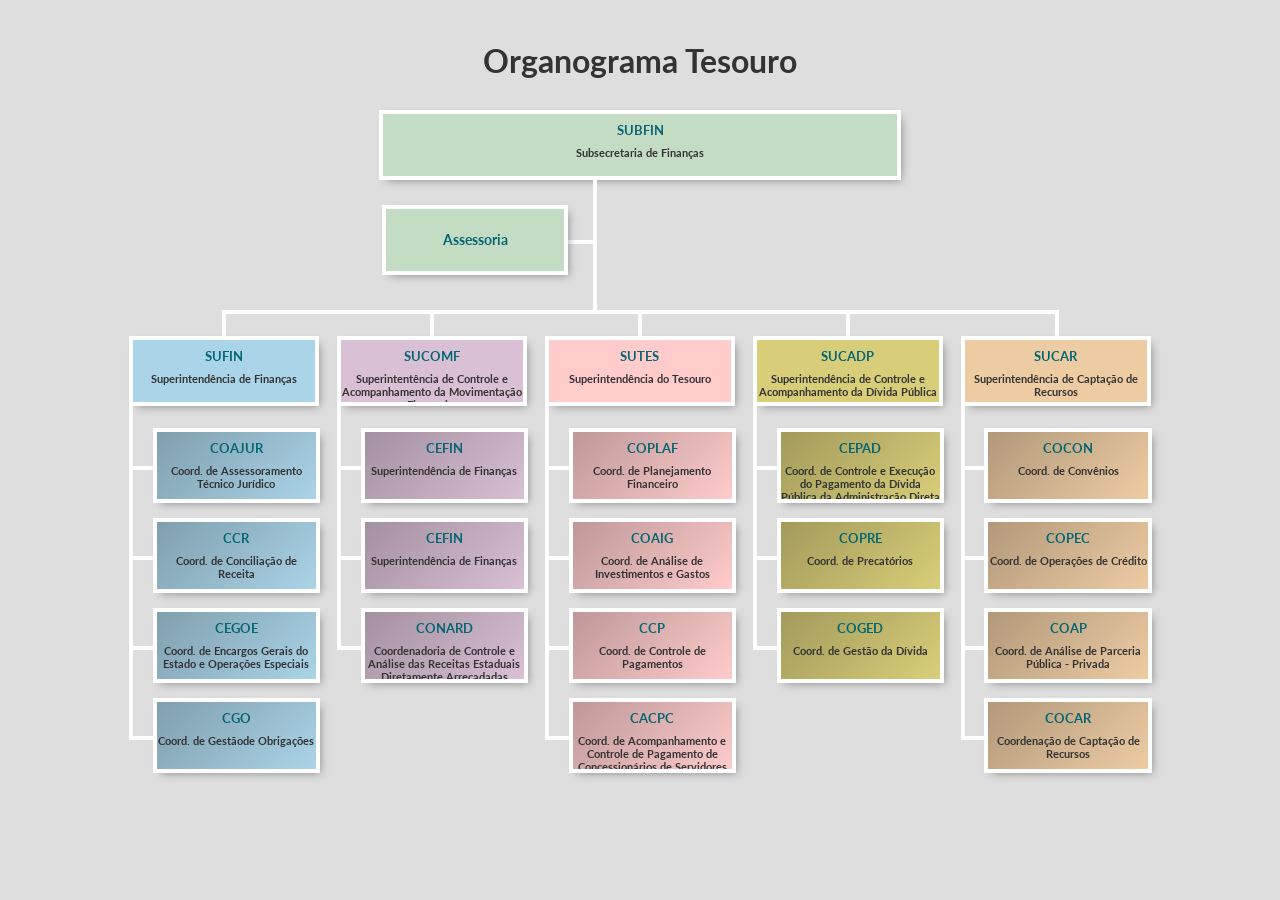
<file: AIMS_NEXUS_ERP/home/TCC540A2026S2N11GRUPO1/mysite/static/organograma-fiscal.html>
<!DOCTYPE html>
<html lang="pt-BR">
<head>
    <meta charset="UTF-8">
    <meta name="viewport" content="width=device-width, initial-scale=1.0">
    <title>Organograma Tesouro</title>
    <link href="https://fonts.googleapis.com/css2?family=Lato:wght@400;700&display=swap" rel="stylesheet">
    <style>
        * {
            -webkit-box-sizing: border-box;
            -moz-box-sizing: border-box;
            box-sizing: border-box;
            position: relative;
            font-family: 'Lato', sans-serif;
        }

        .cf:before,
        .cf:after {
            content: " "; /* 1 */
            display: table; /* 2 */
        }

        .cf:after {
            clear: both;
        }

        /**
         * For IE 6/7 only
         * Include this rule to trigger hasLayout and contain floats.
         */
        .cf {
            *zoom: 1;
        }

        /* Generic styling */

        body {
            background: #dedede;
            margin: 0;
            padding: 20px 0;
        }

        .content {
            width: 100%;
            max-width: 1142px;
            margin: 0 auto;
            padding: 0 20px;
        }

        h1 {
            text-align: center;
            color: #333;
            margin-bottom: 30px;
        }

        a:focus {
            outline: 2px dashed #f7f7f7;
        }

        @media all and (max-width: 767px) {
            .content {
                padding: 0 20px;
            }
        }

        .administration ul, .administration {
            padding: 0;
            margin: 0;
            list-style: none;
        }

        ul.administration a {
            display: block;
            background: #c4dcc3;
            border: 4px solid #fff;
            text-align: center;
            overflow: hidden;
            font-size: .7em;
            text-decoration: none;
            font-weight: bold;
            color: #333;
            height: 70px;
            margin-bottom: -26px;
            box-shadow: 4px 4px 9px -4px rgba(0,0,0,0.4);
            -webkit-transition: all linear .1s;
            -moz-transition: all linear .1s;
            transition: all linear .1s;
        }

        ul.administration a:hover {
            cursor: zoom-in;
        }

        @media all and (max-width: 767px) {
            ul a {
                font-size: 1em;
            }
        }

        ul a span {
            margin-top: 8px;
            display: block;
        }

        .administration > li > a {
            margin-bottom: 25px;
        }

        .director > li > a {
            width: 51%;
            margin: 0 auto 0px auto;
        }

        .subdirector:after {
            content: "";
            display: block;
            width: 0;
            height: 130px;
            background: red;
            border-left: 4px solid #fff;
            left: 45.45%;
            position: relative;
        }

        .subdirector,
        .departments {
            position: absolute;
            width: 100%;
        }

        .subdirector > li:first-child,
        .departments > li:first-child {
            width: 18.59894921190893%;
            height: 64px;
            margin: 0 auto 92px auto;
            padding-top: 25px;
            border-bottom: 4px solid white;
            z-index: 1;
        }

        .subdirector > li:first-child {
            float: right;
            right: 27.2%;
            border-left: 4px solid white;
        }

        .departments > li:first-child {
            float: left;
            left: 27.2%;
            border-right: 4px solid white;
        }

        .subdirector > li:first-child a,
        .departments > li:first-child a {
            width: 100%;
        }

        .subdirector > li:first-child a {
            left: 25px;
        }

        @media all and (max-width: 767px) {
            .subdirector > li:first-child,
            .departments > li:first-child {
                width: 40%;
            }

            .subdirector > li:first-child {
                right: 10%;
                margin-right: 2px;
            }

            .subdirector:after {
                left: 49.8%;
            }

            .departments > li:first-child {
                left: 10%;
                margin-left: 2px;
            }
        }

        .departments > li:first-child a {
            right: 25px;
        }

        .department:first-child,
        .departments li:nth-child(2) {
            margin-left: 0;
            clear: left;
        }

        .departments:after {
            content: "";
            display: block;
            position: absolute;
            width: 81.1%;
            height: 22px;
            border-top: 4px solid #fff;
            border-right: 4px solid #fff;
            border-left: 4px solid #fff;
            margin: 0 auto;
            top: 130px;
            left: 9.1%;
        }

        @media all and (max-width: 767px) {
            .departments:after {
                border-right: none;
                left: 0;
                width: 49.8%;
            }
        }

        @media all and (min-width: 768px) {
            .department:first-child:before,
            .department:last-child:before {
                border: none;
            }
        }

        .department:before {
            content: "";
            display: block;
            position: absolute;
            width: 0;
            height: 22px;
            border-left: 4px solid white;
            z-index: 1;
            top: -22px;
            left: 50%;
            margin-left: -4px;
        }

        .department {
            border-left: 4px solid #fff;
            width: 18.59894921190893%;
            float: left;
            margin-left: 1.751313485113835%;
            margin-bottom: 60px;
        }

        .lt-ie8 .department {
            width: 18.25%;
        }

        @media all and (max-width: 767px) {
            .department {
                float: none;
                width: 100%;
                margin-left: 0;
            }

            .department:before {
                content: "";
                display: block;
                position: absolute;
                width: 0;
                height: 60px;
                border-left: 4px solid white;
                z-index: 1;
                top: -60px;
                left: 0%;
                margin-left: -4px;
            }

            .department:nth-child(2):before {
                display: none;
            }
        }

        .department > a {
            margin: 0 0 -26px -4px;
            z-index: 1;
        }

        .department > a:hover {
            height: 85px;
            width: 100%;
            z-index: 99999;
        }

        .department > ul {
            margin-top: 0px;
            margin-bottom: 0px;
        }

        .department li {
            padding-left: 25px;
            border-bottom: 4px solid #fff;
            height: 90px;
        }

        .department li a {
            background: #fff;
            top: 48px;
            position: absolute;
            z-index: 1;
            width: 90%;
            height: 75px;
            vertical-align: middle;
            right: -1px;
            background-image: url([data-uri]);
            background-image: -moz-linear-gradient(-45deg,  rgba(0,0,0,0.25) 0%, rgba(0,0,0,0) 100%) !important;
            background-image: -webkit-gradient(linear, left top, right bottom, color-stop(0%,rgba(0,0,0,0.25)), color-stop(100%,rgba(0,0,0,0)))!important;
            background-image: -webkit-linear-gradient(-45deg,  rgba(0,0,0,0.25) 0%,rgba(0,0,0,0) 100%)!important;
            background-image: -o-linear-gradient(-45deg,  rgba(0,0,0,0.25) 0%,rgba(0,0,0,0) 100%)!important;
            background-image: -ms-linear-gradient(-45deg,  rgba(0,0,0,0.25) 0%,rgba(0,0,0,0) 100%)!important;
            background-image: linear-gradient(135deg,  rgba(0,0,0,0.25) 0%,rgba(0,0,0,0) 100%)!important;
            filter: progid:DXImageTransform.Microsoft.gradient( startColorstr='#40000000', endColorstr='#00000000',GradientType=1 );
        }

        .department li a:hover {
            box-shadow: 8px 8px 9px -4px rgba(0,0,0,0.1);
            padding-top: 2px;
            height: 88px;
            width: 95%;
            top: 39px;
            background-image: none!important;
        }

        /* Department/ section colors */
        .department.dep-a a { background: #AAD4E7; }
        .department.dep-b a { background: #d9c0d5; }
        .department.dep-c a { background: #ffcbcb; }
        .department.dep-d a { background: #d8ce79; }
        .department.dep-e a { background: #edcca3; }

        ul a span.title { font-weight: 700; font-size: 13px; color: #066673; }

        ul a span.central {
            top: 50%;
            color: #066673;
            font-size: 14px;
            margin-top: -0.7em;
            display: block;
        }
    </style>
</head>
<body>

<div class="content">
  <h1>Organograma Tesouro</h1>
  <figure class="org-chart cf">
    <ul class="administration">
      <li>
        <ul class="director">
          <li>
            <a href="#"><span class="title">SUBFIN</span><span>Subsecretaria de Finanças</span></a>
            <ul class="subdirector">
            </ul>
            <ul class="departments cf">
              <li><a href="#"><span class="central">Assessoria</span></a></li>

              <li class="department dep-a">
                <a href="#"><span class="title">SUFIN</span><span>Superintendência de Finanças</span></a>
                <ul class="sections">
                  <li class="section"><a href="#"><span class="title">COAJUR</span><span>Coord. de Assessoramento Técnico Jurídico</span></a></li>
                  <li class="section"><a href="#"><span class="title">CCR</span><span>Coord. de Conciliação de Receita</span></a></li>
                  <li class="section"><a href="#"><span class="title">CEGOE</span><span>Coord. de Encargos Gerais do Estado e Operações Especiais</span></a></li>
                  <li class="section"><a href="#"><span class="title">CGO</span><span>Coord. de Gestãode Obrigações</span></a></li>
                </ul>
              </li>
              <li class="department dep-b">
                <a href="#"><span><span class="title">SUCOMF</span><span>Superintentência de Controle e Acompanhamento da Movimentação Financeira</span></span></a>
                <ul class="sections">
                  <li class="section"><a href="#"><span class="title">CEFIN</span><span>Superintendência de Finanças</span></a></li>
                  <li class="section"><a href="#"><span class="title">CEFIN</span><span>Superintendência de Finanças</span></a></li>
                  <li class="section"><a href="#"><span class="title">CONARD</span><span>Coordenadoria de Controle e Análise das Receitas Estaduais Diretamente Arrecadadas</span></a></li>

                </ul>
              </li>
              <li class="department dep-c">
                <a href="#"><span class="title">SUTES</span><span>Superintendência do Tesouro</span></a>
                <ul class="sections">
                  <li class="section"><a href="#"><span class="title">COPLAF</span><span>Coord. de Planejamento Financeiro</span></a></li>
                  <li class="section"><a href="#"><span class="title">COAIG</span><span>Coord. de Análise de Investimentos e Gastos</span></a></li>
                  <li class="section"><a href="#"><span class="title">CCP</span><span>Coord. de Controle de Pagamentos</span></a></li>
                  <li class="section"><a href="#"><span class="title">CACPC</span><span>Coord. de Acompanhamento e Controle de Pagamento de Concessionários de Servidores Públicos</span></a></li>
                </ul>
              </li>
              <li class="department dep-d">
                <a href="#"><span class="title">SUCADP</span><span>Superintendência de Controle e Acompanhamento da Dívida Pública</span></a>
                <ul class="sections">
                  <li class="section"><a href="#"><span class="title">CEPAD</span><span>Coord. de Controle e Execução do Pagamento da Dívida Pública da Administração Direta</span></a></li>
                  <li class="section"><a href="#"><span class="title">COPRE</span><span>Coord. de Precatórios</span></a></li>
                  <li class="section"><a href="#"><span class="title">COGED</span><span>Coord. de Gestão da Dívida</span></a></li>
                </ul>
              </li>
              <li class="department dep-e">
                <a href="#"><span class="title">SUCAR</span><span>Superintendência de Captação de Recursos</span></a>
                <ul class="sections">
                  <li class="section"><a href="#"><span class="title">COCON</span><span>Coord. de Convênios</span></a></li>
                  <li class="section"><a href="#"><span class="title">COPEC</span><span>Coord. de Operações de Crédito </span></a></li>
                  <li class="section"><a href="#"><span class="title">COAP</span><span>Coord. de Análise de Parceria Pública - Privada</span></a></li>
                  <li class="section"><a href="#"><span class="title">COCAR</span><span>Coordenação de Captação de Recursos</span></a></li>
                </ul>
              </li>
            </ul>
          </li>
        </ul>
      </li>
    </ul>
  </figure>
</div>

</body>
</html>
</file>
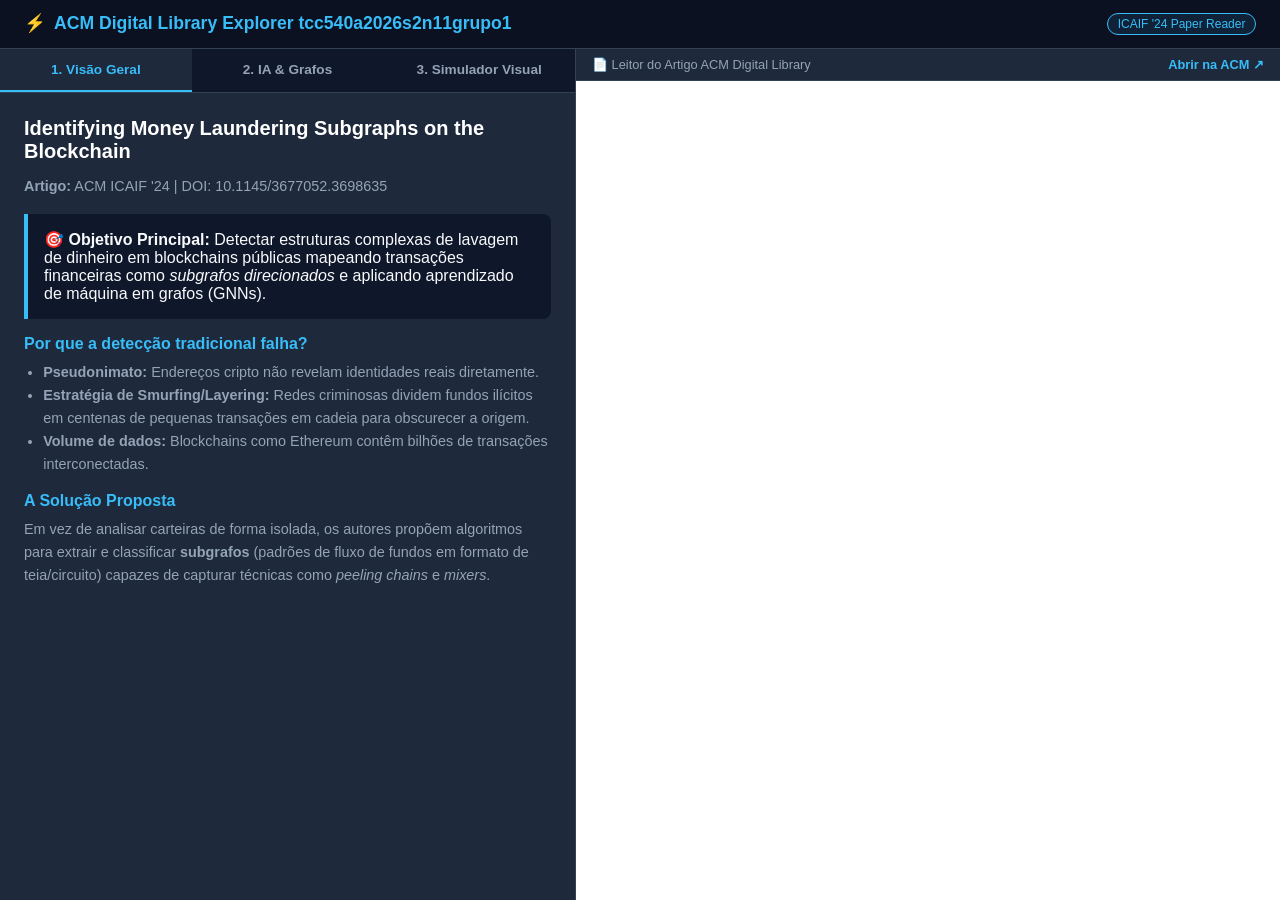
<file: AIMS_NEXUS_ERP/home/TCC540A2026S2N11GRUPO1/mysite/static/simulador_blockchain.html>
<!DOCTYPE html>
<html lang="pt-BR">
<head>
  <meta charset="UTF-8">
  <meta name="viewport" content="width=device-width, initial-scale=1.0">
  <title>Explorador Interativo - Money Laundering Subgraphs on Blockchain</title>
  <style>
    :root {
      --bg-dark: #0f172a;
      --panel-bg: #1e293b;
      --accent-blue: #38bdf8;
      --accent-green: #22c55e;
      --accent-red: #ef4444;
      --text-main: #f8fafc;
      --text-muted: #94a3b8;
      --border-color: #334155;
    }

    * {
      box-sizing: border-box;
      margin: 0;
      padding: 0;
      font-family: 'Segoe UI', Tahoma, Geneva, Verdana, sans-serif;
    }

    body {
      background-color: var(--bg-dark);
      color: var(--text-main);
      display: flex;
      flex-direction: column;
      height: 100vh;
      overflow: hidden;
    }

    /* Header */
    header {
      background-color: #0b1120;
      border-bottom: 1px solid var(--border-color);
      padding: 0.8rem 1.5rem;
      display: flex;
      justify-content: space-between;
      align-items: center;
    }

    header h1 {
      font-size: 1.1rem;
      color: var(--accent-blue);
      display: flex;
      align-items: center;
      gap: 0.5rem;
    }

    header .badge {
      background: rgba(56, 189, 248, 0.1);
      color: var(--accent-blue);
      padding: 0.2rem 0.6rem;
      border-radius: 12px;
      font-size: 0.75rem;
      border: 1px solid var(--accent-blue);
    }

    /* Container Principal */
    .main-container {
      display: flex;
      flex: 1;
      height: calc(100vh - 55px);
    }

    /* Painel Esquerdo: Explicação e Interação */
    .sidebar {
      width: 45%;
      min-width: 420px;
      background-color: var(--panel-bg);
      border-right: 1px solid var(--border-color);
      display: flex;
      flex-direction: column;
      overflow-y: auto;
    }

    /* Abas de Navegação */
    .nav-tabs {
      display: flex;
      background-color: #0f172a;
      border-bottom: 1px solid var(--border-color);
    }

    .tab-btn {
      flex: 1;
      padding: 0.8rem 0.5rem;
      background: none;
      border: none;
      color: var(--text-muted);
      font-weight: 600;
      font-size: 0.85rem;
      cursor: pointer;
      transition: all 0.2s ease;
      border-bottom: 2px solid transparent;
    }

    .tab-btn.active {
      color: var(--accent-blue);
      border-bottom: 2px solid var(--accent-blue);
      background-color: var(--panel-bg);
    }

    .tab-content {
      padding: 1.5rem;
      display: none;
    }

    .tab-content.active {
      display: block;
    }

    /* Seções de Conteúdo */
    h2 {
      font-size: 1.25rem;
      margin-bottom: 0.75rem;
      color: #fff;
    }

    h3 {
      font-size: 1rem;
      margin: 1rem 0 0.5rem 0;
      color: var(--accent-blue);
    }

    p, li {
      font-size: 0.9rem;
      line-height: 1.6;
      color: var(--text-muted);
    }

    ul {
      margin-left: 1.2rem;
      margin-bottom: 1rem;
    }

    .highlight-card {
      background-color: #0f172a;
      border-left: 4px solid var(--accent-blue);
      padding: 1rem;
      border-radius: 0 8px 8px 0;
      margin: 1rem 0;
    }

    /* Canvas do Simulador de Subgrafos */
    .simulator-box {
      background: #090d16;
      border: 1px solid var(--border-color);
      border-radius: 8px;
      padding: 1rem;
      margin-top: 1rem;
      text-align: center;
    }

    canvas {
      width: 100%;
      height: 240px;
      background-color: #050811;
      border-radius: 6px;
      margin-bottom: 0.8rem;
    }

    .controls {
      display: flex;
      gap: 0.5rem;
      justify-content: center;
    }

    .btn {
      padding: 0.5rem 1rem;
      border: none;
      border-radius: 6px;
      font-weight: 600;
      font-size: 0.8rem;
      cursor: pointer;
      transition: background 0.2s;
    }

    .btn-primary {
      background-color: var(--accent-blue);
      color: #000;
    }

    .btn-danger {
      background-color: var(--accent-red);
      color: #fff;
    }

    .btn-secondary {
      background-color: var(--border-color);
      color: var(--text-main);
    }

    /* Painel Direito: iFrame e Visualizador de Artigo */
    .iframe-container {
      flex: 1;
      display: flex;
      flex-direction: column;
      background-color: #ffffff;
      position: relative;
    }

    .iframe-bar {
      background-color: #1e293b;
      padding: 0.5rem 1rem;
      display: flex;
      justify-content: space-between;
      align-items: center;
      border-bottom: 1px solid var(--border-color);
      color: var(--text-muted);
      font-size: 0.8rem;
    }

    iframe {
      width: 100%;
      height: 100%;
      border: none;
    }

    .iframe-fallback {
      position: absolute;
      top: 50px;
      left: 0;
      right: 0;
      bottom: 0;
      background: var(--bg-dark);
      color: var(--text-main);
      display: none;
      flex-direction: column;
      align-items: center;
      justify-content: center;
      padding: 2rem;
      text-align: center;
    }

    .external-link {
      color: var(--accent-blue);
      text-decoration: none;
      font-weight: bold;
    }
  </style>
</head>
<body>

  <!-- Header -->
  <header>
    <h1>
      <span>⚡</span> ACM Digital Library Explorer tcc540a2026s2n11grupo1
    </h1>
    <span class="badge">ICAIF '24 Paper Reader</span>
  </header>

  <!-- Container de Layout Split -->
  <div class="main-container">

    <!-- LADO ESQUERDO: PAINEL INTERATIVO -->
    <div class="sidebar">
      <nav class="nav-tabs">
        <button class="tab-btn active" onclick="switchTab('resumo')">1. Visão Geral</button>
        <button class="tab-btn" onclick="switchTab('metodologia')">2. IA & Grafos</button>
        <button class="tab-btn" onclick="switchTab('simulador')">3. Simulador Visual</button>
      </nav>

      <!-- ABA 1: RESUMO DO ARTIGO -->
      <div id="tab-resumo" class="tab-content active">
        <h2>Identifying Money Laundering Subgraphs on the Blockchain</h2>
        <p><strong>Artigo:</strong> ACM ICAIF '24 | DOI: 10.1145/3677052.3698635</p>

        <div class="highlight-card">
          <strong>🎯 Objetivo Principal:</strong>
          Detectar estruturas complexas de lavagem de dinheiro em blockchains públicas mapeando transações financeiras como <i>subgrafos direcionados</i> e aplicando aprendizado de máquina em grafos (GNNs).
        </div>

        <h3>Por que a detecção tradicional falha?</h3>
        <ul>
          <li><strong>Pseudonimato:</strong> Endereços cripto não revelam identidades reais diretamente.</li>
          <li><strong>Estratégia de Smurfing/Layering:</strong> Redes criminosas dividem fundos ilícitos em centenas de pequenas transações em cadeia para obscurecer a origem.</li>
          <li><strong>Volume de dados:</strong> Blockchains como Ethereum contêm bilhões de transações interconectadas.</li>
        </ul>

        <h3>A Solução Proposta</h3>
        <p>Em vez de analisar carteiras de forma isolada, os autores propõem algoritmos para extrair e classificar <strong>subgrafos</strong> (padrões de fluxo de fundos em formato de teia/circuito) capazes de capturar técnicas como <i>peeling chains</i> e <i>mixers</i>.</p>
      </div>

      <!-- ABA 2: METODOLOGIA -->
      <div id="tab-metodologia" class="tab-content">
        <h2>Metodologia Baseada em Grafos (Graph AI)</h2>
        <p>O artigo modela a blockchain como um grafo temporal ponderado $G = (V, E)$.</p>

        <div class="highlight-card">
          <ul>
            <li><strong>Vértices ($V$):</strong> Endereços de carteiras (Wallets).</li>
            <li><strong>Arestas ($E$):</strong> Transações de transferência de ativos.</li>
            <li><strong>Subgrafo ($S \subset G$):</strong> O conjunto de carteiras interconectadas executando um fluxo coordenado.</li>
          </ul>
        </div>

        <h3>Redes Neurais em Grafos (GNNs)</h3>
        <p>A abordagem utiliza modelos como Graph Convolutional Networks (GCN) e GraphSAGE para agregar recursos espaciais e temporais:</p>
        <ul>
          <li>Frequência e valores das transações;</li>
          <li>Topologia do subgrafo (grau de entrada/saída, ciclos, dispersão);</li>
          <li>Padrões temporais (velocidade entre saltos de transferência).</li>
        </ul>
      </div>

      <!-- ABA 3: SIMULADOR INTERATIVO -->
      <div id="tab-simulador" class="tab-content">
        <h2>Simulador de Detecção de Subgrafos</h2>
        <p>Veja como um modelo de IA analisa a rede. Clique em <strong>"Executar Análise GNN"</strong> para identificar o circuito ilícito escondido no grafo de transações.</p>

        <div class="simulator-box">
          <canvas id="graphCanvas"></canvas>
          <div class="controls">
            <button class="btn btn-primary" onclick="runGNNAnalysis()">🔍 Executar Análise GNN</button>
            <button class="btn btn-secondary" onclick="resetGraph()">🔄 Resetar Grafo</button>
          </div>
        </div>

        <div id="analysis-output" style="margin-top: 1rem; font-size: 0.85rem; color: var(--accent-blue);">
          Status: Aguardando verificação da rede de transações...
        </div>
      </div>

    </div>

    <!-- LADO DIREITO: IFRAME DO ARTIGO -->
    <div class="iframe-container">
      <div class="iframe-bar">
        <span>📄 Leitor do Artigo ACM Digital Library</span>
        <a href="https://dl.acm.org/doi/fullHtml/10.1145/3677052.3698635" target="_blank" class="external-link">
          Abrir na ACM ↗
        </a>
      </div>

      <iframe
        id="acmFrame"
        src="https://dl.acm.org/doi/fullHtml/10.1145/3677052.3698635"
        title="ACM Article"
        onerror="showFallback()">
      </iframe>

      <!-- Fallback caso a ACM bloqueie a exibição via X-Frame-Options -->
      <div class="iframe-fallback" id="iframeFallback">
        <h2>Visualizador em iFrame Restrito</h2>
        <p style="margin: 1rem 0;">A ACM Digital Library pode restringir a exibição direta dentro de iFrames devido a políticas de segurança (X-Frame-Options / CORS).</p>
        <a href="https://colab.research.google.com/drive/1j-7eAGrXAqWuYx0cKWV6sJHEJBkIW64X?usp=sharing#scrollTo=QVGkYbPWHM4V" target="_blank" class="btn btn-primary" style="text-decoration: none;">
          Ler Artigo Completo na ACM DL ↗
        </a>
      </div>
    </div>

  </div>

  <!-- JavaScript Interativo -->
  <script>
    // Gerenciador de Abas
    function switchTab(tabId) {
      document.querySelectorAll('.tab-btn').forEach(btn => btn.classList.remove('active'));
      document.querySelectorAll('.tab-content').forEach(content => content.classList.remove('active'));

      event.target.classList.add('active');
      document.getElementById('tab-' + tabId).classList.add('active');

      if(tabId === 'simulador') {
        drawGraph();
      }
    }

    // Detector de restrição do iFrame
    setTimeout(() => {
      try {
        const frame = document.getElementById('acmFrame');
        if (!frame.contentWindow || frame.contentWindow.length === 0) {
          // Pode ter sido bloqueado por SameOrigin
        }
      } catch (e) {
        // Bloqueio de segurança detectado (normal em sites acadêmicos restritos)
        console.log("Aviso: iFrame carregado com proteção CORS/SameOrigin.");
      }
    }, 2000);

    // SIMULADOR VISUAL DE GRAFOS EM CANVAS
    const canvas = document.getElementById('graphCanvas');
    const ctx = canvas.getContext('2d');

    // Ajustar resolução interna do Canvas
    canvas.width = 380;
    canvas.height = 240;

    let nodes = [
      { id: 1, x: 50, y: 120, label: "Origem", type: "normal" },
      { id: 2, x: 130, y: 60, label: "Smurf 1", type: "suspect" },
      { id: 3, x: 130, y: 180, label: "Smurf 2", type: "suspect" },
      { id: 4, x: 230, y: 60, label: "Mixer A", type: "suspect" },
      { id: 5, x: 230, y: 180, label: "Mixer B", type: "suspect" },
      { id: 6, x: 320, y: 120, label: "Destino", type: "normal" }
    ];

    let edges = [
      { from: 1, to: 2 }, { from: 1, to: 3 },
      { from: 2, to: 4 }, { from: 3, to: 5 },
      { from: 4, to: 6 }, { from: 5, to: 6 }
    ];

    let isAnalyzed = false;

    function drawGraph() {
      ctx.clearRect(0, 0, canvas.width, canvas.height);

      // Desenhar Arestas (Transações)
      edges.forEach(edge => {
        const n1 = nodes.find(n => n.id === edge.from);
        const n2 = nodes.find(n => n.id === edge.to);

        ctx.beginPath();
        ctx.moveTo(n1.x, n1.y);
        ctx.lineTo(n2.x, n2.y);
        ctx.strokeStyle = isAnalyzed && (n1.type === "suspect" && n2.type === "suspect") ? "#ef4444" : "#334155";
        ctx.lineWidth = isAnalyzed && (n1.type === "suspect" && n2.type === "suspect") ? 2.5 : 1;
        ctx.stroke();
      });

      // Desenhar Nós (Carteiras)
      nodes.forEach(node => {
        ctx.beginPath();
        ctx.arc(node.x, node.y, 16, 0, Math.PI * 2);

        if (isAnalyzed) {
          if (node.type === "suspect") {
            ctx.fillStyle = "#ef4444"; // Vermelho = Alerta GNN
          } else {
            ctx.fillStyle = "#22c55e"; // Verde = Normal
          }
        } else {
          ctx.fillStyle = "#38bdf8"; // Azul Padrão
        }

        ctx.fill();
        ctx.strokeStyle = "#ffffff";
        ctx.lineWidth = 1.5;
        ctx.stroke();

        // Rótulo
        ctx.fillStyle = "#f8fafc";
        ctx.font = "10px sans-serif";
        ctx.textAlign = "center";
        ctx.fillText(node.label, node.x, node.y + 28);
      });
    }

    function runGNNAnalysis() {
      isAnalyzed = true;
      drawGraph();
      document.getElementById('analysis-output').innerHTML =
        "⚠️ <strong>Alerta de Subgrafo Detectado:</strong> Padrão em camada (Layering) identificado entre as carteiras Smurf 1, 2 e Mixers com 98.4% de probabilidade de lavagem de dinheiro.";
    }

    function resetGraph() {
      isAnalyzed = false;
      drawGraph();
      document.getElementById('analysis-output').innerText =
        "Status: Aguardando verificação da rede de transações...";
    }

    // Inicialização
    drawGraph();
  </script>
</body>
</html>
</file>
